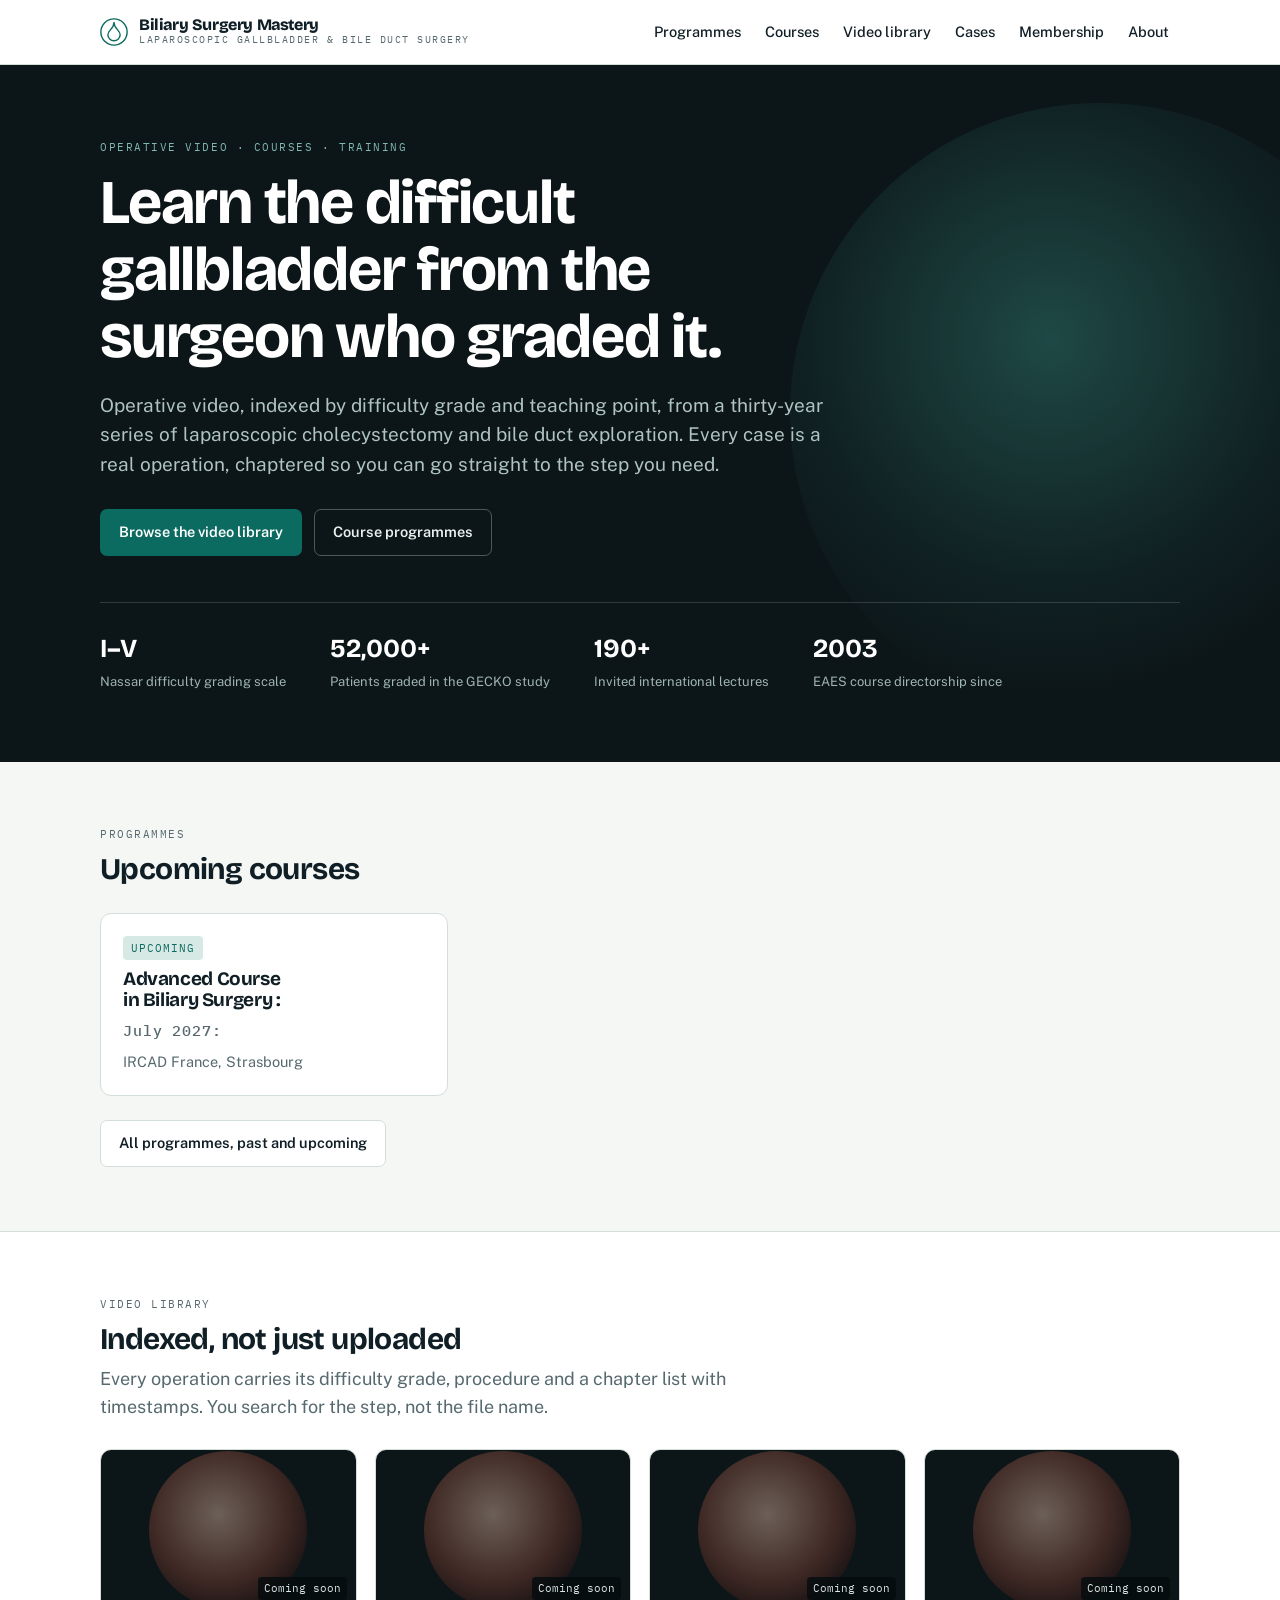
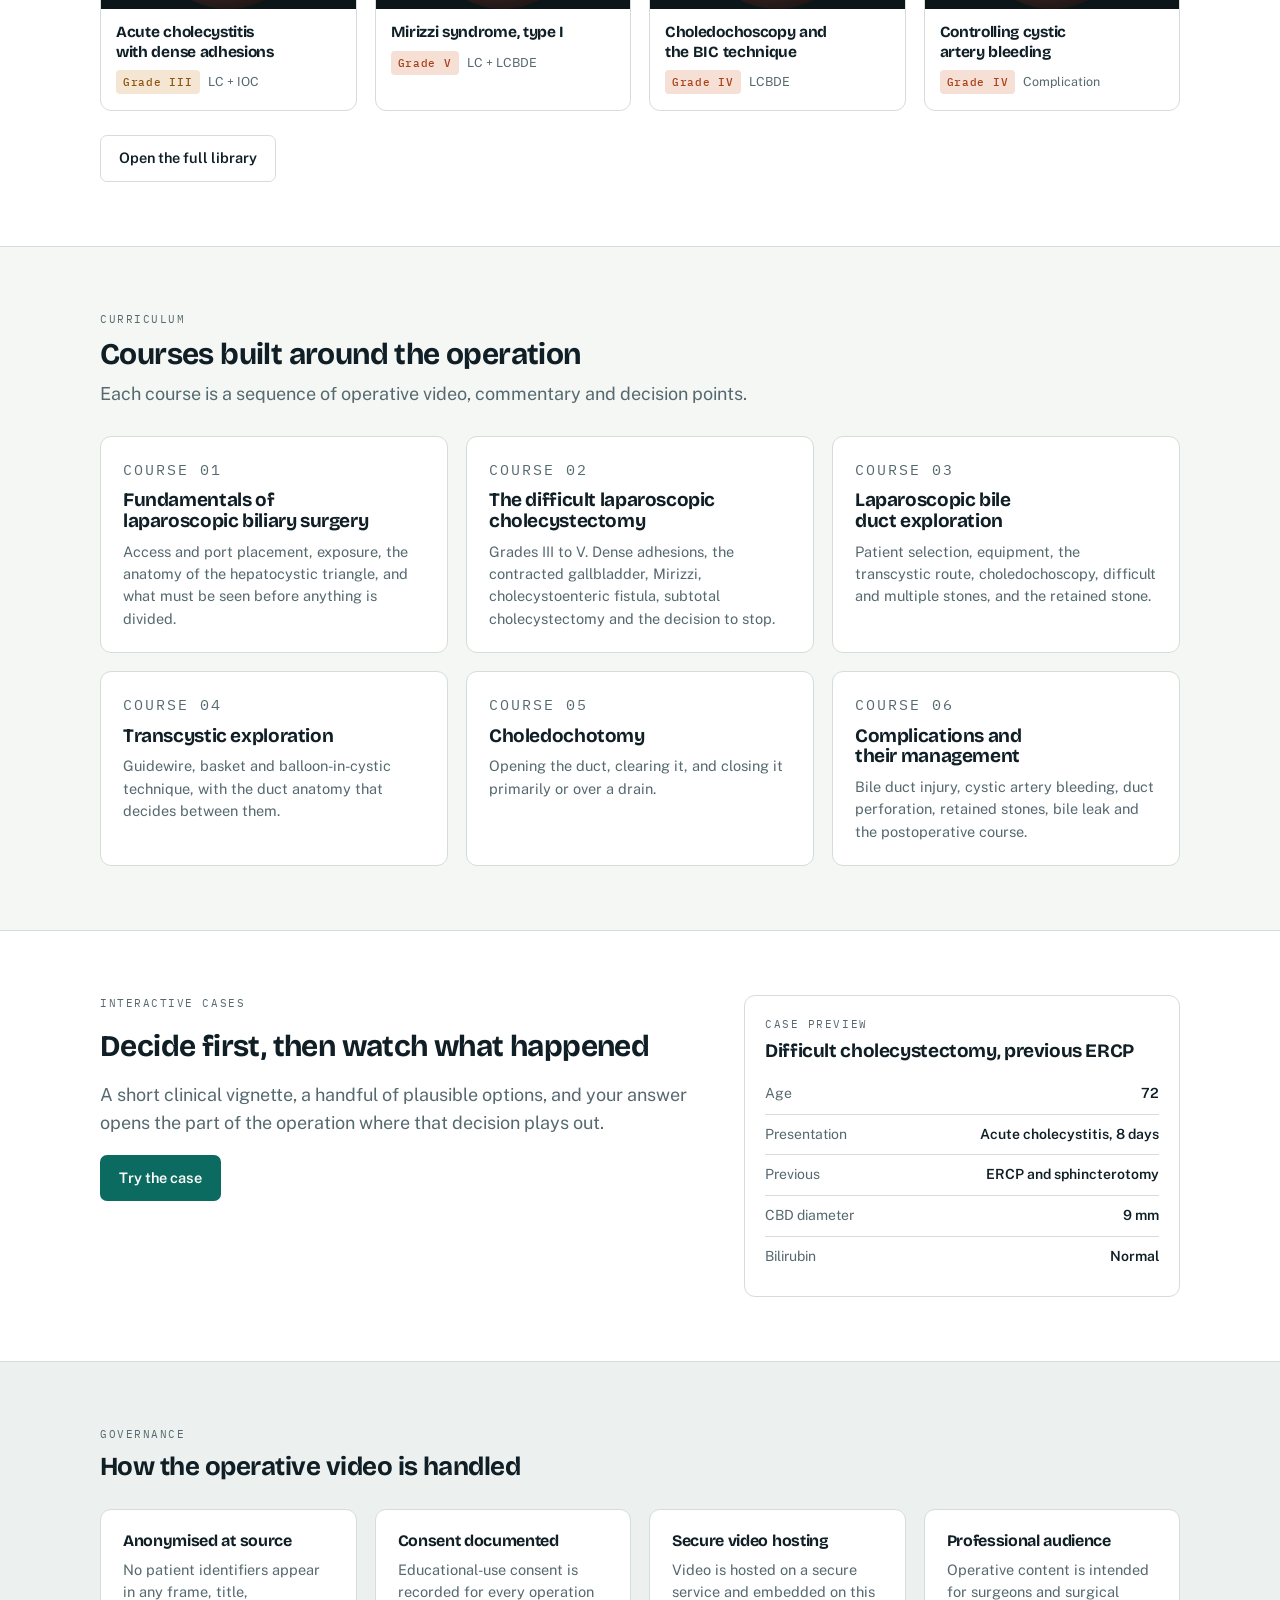
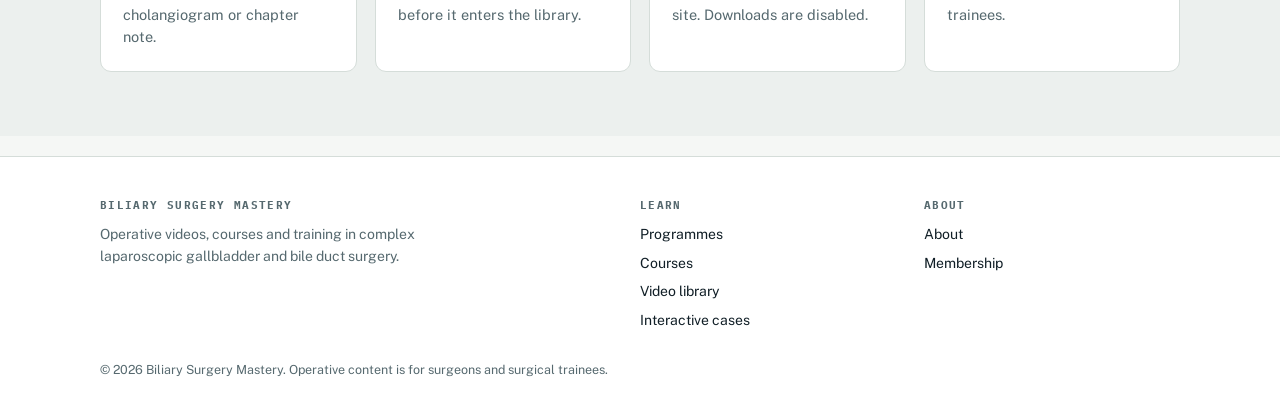
<file: index.html>
<!doctype html>
<html lang="en">
<head>
<meta charset="utf-8">
<meta name="viewport" content="width=device-width,initial-scale=1">
<title>Biliary Surgery Mastery — Laparoscopic gallbladder & bile duct surgery</title>
<meta name="description" content="Operative videos, courses and training in complex laparoscopic gallbladder and bile duct surgery.">
<meta property="og:title" content="Biliary Surgery Mastery — Laparoscopic gallbladder & bile duct surgery">
<meta property="og:description" content="Operative videos, courses and training in complex laparoscopic gallbladder and bile duct surgery.">
<link rel="icon" href="assets/favicon.svg" type="image/svg+xml">
<link rel="preconnect" href="https://fonts.googleapis.com">
<link rel="preconnect" href="https://fonts.gstatic.com" crossorigin>
<link rel="stylesheet" href="https://fonts.googleapis.com/css2?family=Bricolage+Grotesque:opsz,wght@12..96,500;12..96,700;12..96,800&family=Public+Sans:ital,wght@0,400;0,500;0,600;1,400&family=IBM+Plex+Mono:wght@400;500&display=swap">
<link rel="stylesheet" href="assets/style.css">
</head>
<body data-page="home">
<div id="site-header"></div>
<main>
  <section class="hero" id="hero"></section>

  <section class="sec wrap">
    <div class="sec-head">
      <p class="eyebrow">Programmes</p>
      <h2>Upcoming courses</h2>
    </div>
    <div class="grid g3" id="home-programmes"></div>
    <div style="margin-top:24px"><a class="btn btn-ghost" href="programmes.html">All programmes, past and upcoming</a></div>
  </section>

  <section class="sec" style="background:var(--surface);border-block:1px solid var(--line)">
    <div class="wrap">
      <div class="sec-head">
        <p class="eyebrow">Video library</p>
        <h2>Indexed, not just uploaded</h2>
        <p class="lede">Every operation carries its difficulty grade, procedure and a chapter list with timestamps. You search for the step, not the file name.</p>
      </div>
      <div class="grid g4" id="home-videos"></div>
      <div style="margin-top:24px"><a class="btn btn-ghost" href="library.html">Open the full library</a></div>
    </div>
  </section>

  <section class="sec wrap">
    <div class="sec-head">
      <p class="eyebrow">Curriculum</p>
      <h2>Courses built around the operation</h2>
      <p class="lede">Each course is a sequence of operative video, commentary and decision points.</p>
    </div>
    <div class="grid g3" id="home-courses"></div>
  </section>

  <section class="sec" id="home-case-sec" style="background:var(--surface);border-block:1px solid var(--line)">
    <div class="wrap">
      <div class="split split-c" style="gap:34px">
        <div class="stack">
          <p class="eyebrow">Interactive cases</p>
          <h2 style="font-size:30px">Decide first, then watch what happened</h2>
          <p class="lede">A short clinical vignette, a handful of plausible options, and your answer opens the part of the operation where that decision plays out.</p>
          <div><a class="btn btn-pri" href="cases.html">Try the case</a></div>
        </div>
        <div class="panel" id="home-case"></div>
      </div>
    </div>
  </section>

  <section class="sec" style="background:var(--surface-2)">
    <div class="wrap">
      <div class="sec-head"><p class="eyebrow">Governance</p><h2 style="font-size:26px">How the operative video is handled</h2></div>
      <div class="grid g4" id="home-gov"></div>
    </div>
  </section>
</main>
<div id="site-footer"></div>
<script src="assets/site.js"></script>
</body>
</html>
</file>
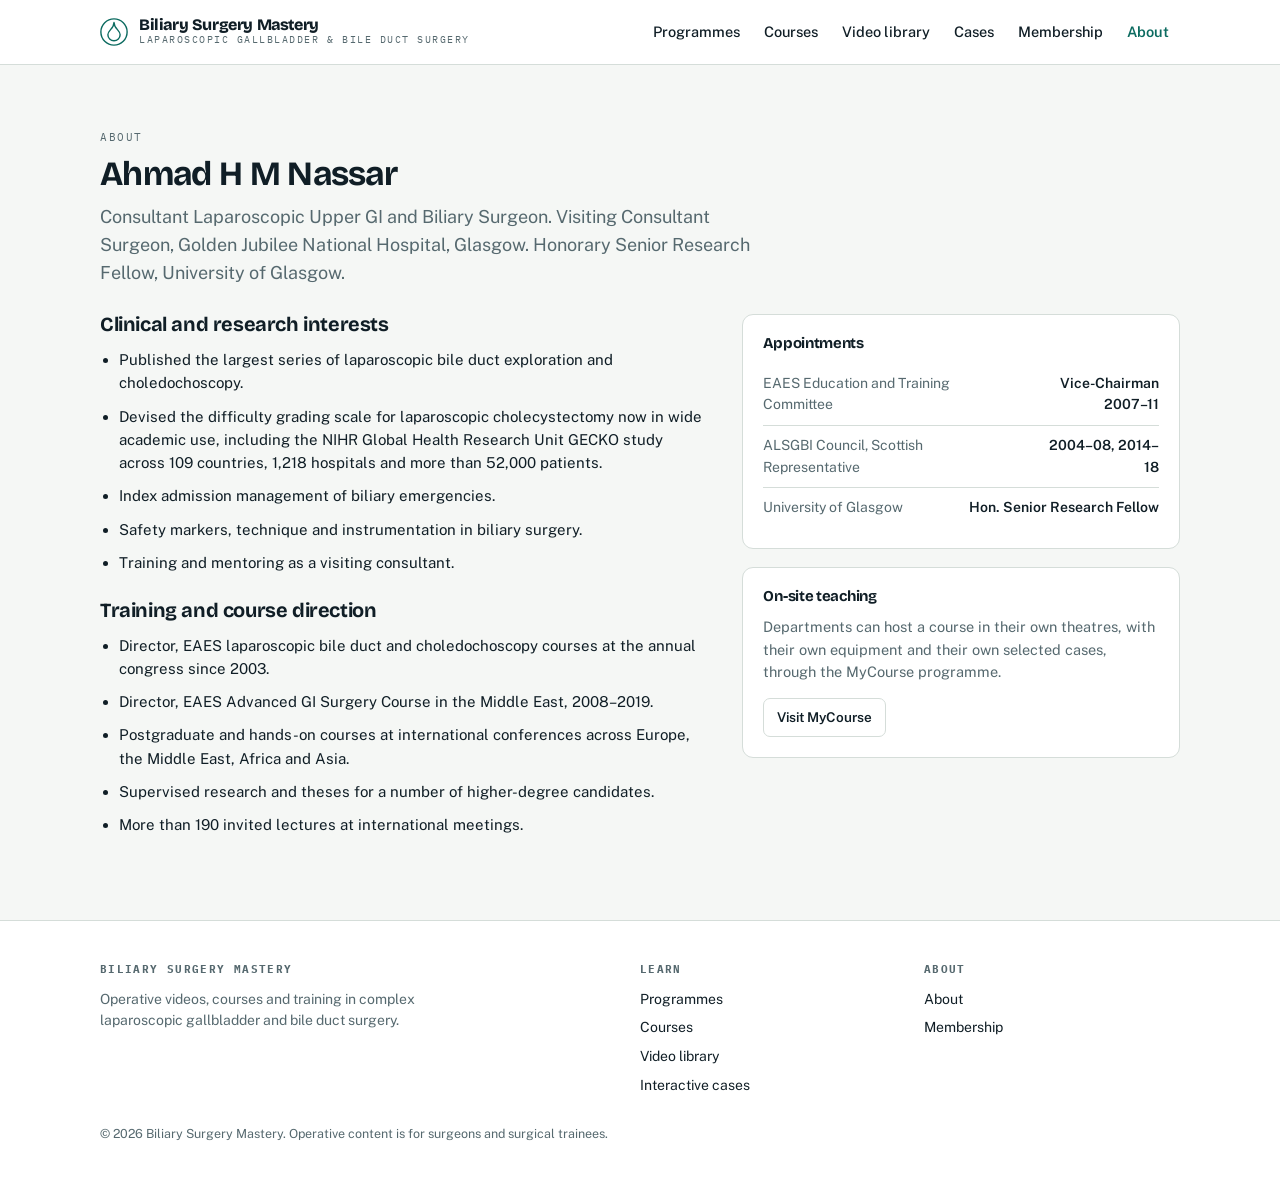
<file: about.html>
<!doctype html>
<html lang="en">
<head>
<meta charset="utf-8">
<meta name="viewport" content="width=device-width,initial-scale=1">
<title>About — Biliary Surgery Mastery</title>
<meta name="description" content="Operative videos, courses and training in complex laparoscopic gallbladder and bile duct surgery.">
<meta property="og:title" content="About — Biliary Surgery Mastery">
<meta property="og:description" content="Operative videos, courses and training in complex laparoscopic gallbladder and bile duct surgery.">
<link rel="icon" href="assets/favicon.svg" type="image/svg+xml">
<link rel="preconnect" href="https://fonts.googleapis.com">
<link rel="preconnect" href="https://fonts.gstatic.com" crossorigin>
<link rel="stylesheet" href="https://fonts.googleapis.com/css2?family=Bricolage+Grotesque:opsz,wght@12..96,500;12..96,700;12..96,800&family=Public+Sans:ital,wght@0,400;0,500;0,600;1,400&family=IBM+Plex+Mono:wght@400;500&display=swap">
<link rel="stylesheet" href="assets/style.css">
</head>
<body data-page="about">
<div id="site-header"></div>
<main class="sec wrap">
  <div class="sec-head"><p class="eyebrow">About</p><h1 class="page-title" id="a-name"></h1><p class="lede" id="a-role"></p></div>
  <div class="split split-c" style="gap:30px">
    <div class="stack" style="gap:26px">
      <div><h2 style="font-size:20px;margin-bottom:12px">Clinical and research interests</h2><ul class="bullets" id="a-int"></ul></div>
      <div><h2 style="font-size:20px;margin-bottom:12px">Training and course direction</h2><ul class="bullets" id="a-tr"></ul></div>
    </div>
    <div class="stack">
      <div id="a-photo" hidden></div>
      <div class="panel" id="a-app"></div>
      <div class="panel" id="a-mc-panel"><h3>On-site teaching</h3><p style="font-size:14.5px;color:var(--muted)">Departments can host a course in their own theatres, with their own equipment and their own selected cases, through the MyCourse programme.</p><a class="btn btn-ghost btn-sm" style="margin-top:14px" id="a-mc" href="#" target="_blank" rel="noopener">Visit MyCourse</a></div>
    </div>
  </div>
</main>
<div id="site-footer"></div>
<script src="assets/site.js"></script>
</body>
</html>
</file>
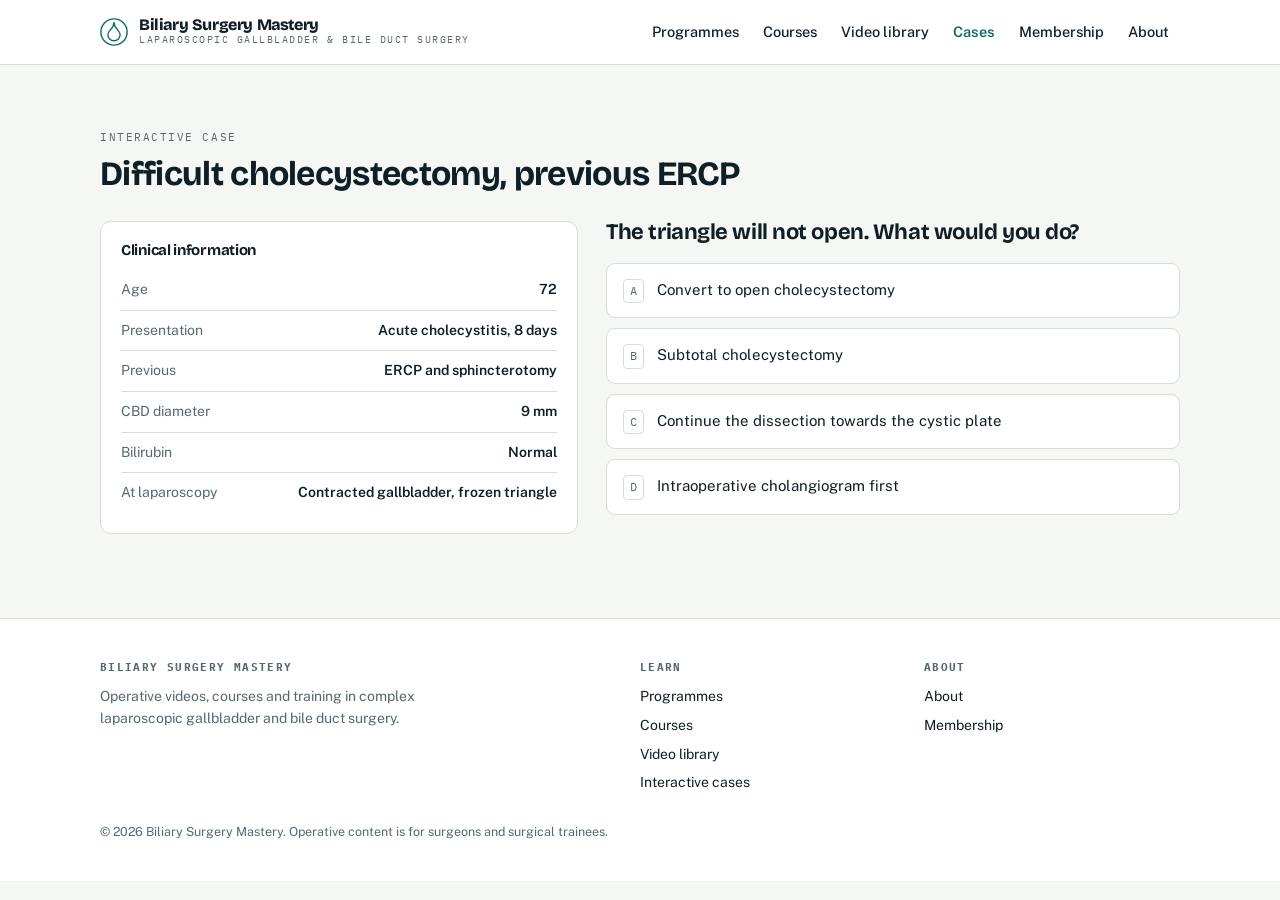
<file: cases.html>
<!doctype html>
<html lang="en">
<head>
<meta charset="utf-8">
<meta name="viewport" content="width=device-width,initial-scale=1">
<title>Interactive cases — Biliary Surgery Mastery</title>
<meta name="description" content="Operative videos, courses and training in complex laparoscopic gallbladder and bile duct surgery.">
<meta property="og:title" content="Interactive cases — Biliary Surgery Mastery">
<meta property="og:description" content="Operative videos, courses and training in complex laparoscopic gallbladder and bile duct surgery.">
<link rel="icon" href="assets/favicon.svg" type="image/svg+xml">
<link rel="preconnect" href="https://fonts.googleapis.com">
<link rel="preconnect" href="https://fonts.gstatic.com" crossorigin>
<link rel="stylesheet" href="https://fonts.googleapis.com/css2?family=Bricolage+Grotesque:opsz,wght@12..96,500;12..96,700;12..96,800&family=Public+Sans:ital,wght@0,400;0,500;0,600;1,400&family=IBM+Plex+Mono:wght@400;500&display=swap">
<link rel="stylesheet" href="assets/style.css">
</head>
<body data-page="cases">
<div id="site-header"></div>
<main class="sec wrap" id="case-main">
  <div class="sec-head"><p class="eyebrow">Interactive case</p><h1 class="page-title" id="c-title"></h1></div>
  <div class="split split-b">
    <div class="panel" id="c-details"></div>
    <div class="stack">
      <h2 style="font-size:22px" id="c-q"></h2>
      <div class="optlist" id="c-opts"></div>
      <div id="c-verdict" hidden></div>
    </div>
  </div>
</main>
<div id="site-footer"></div>
<script src="assets/site.js"></script>
</body>
</html>
</file>
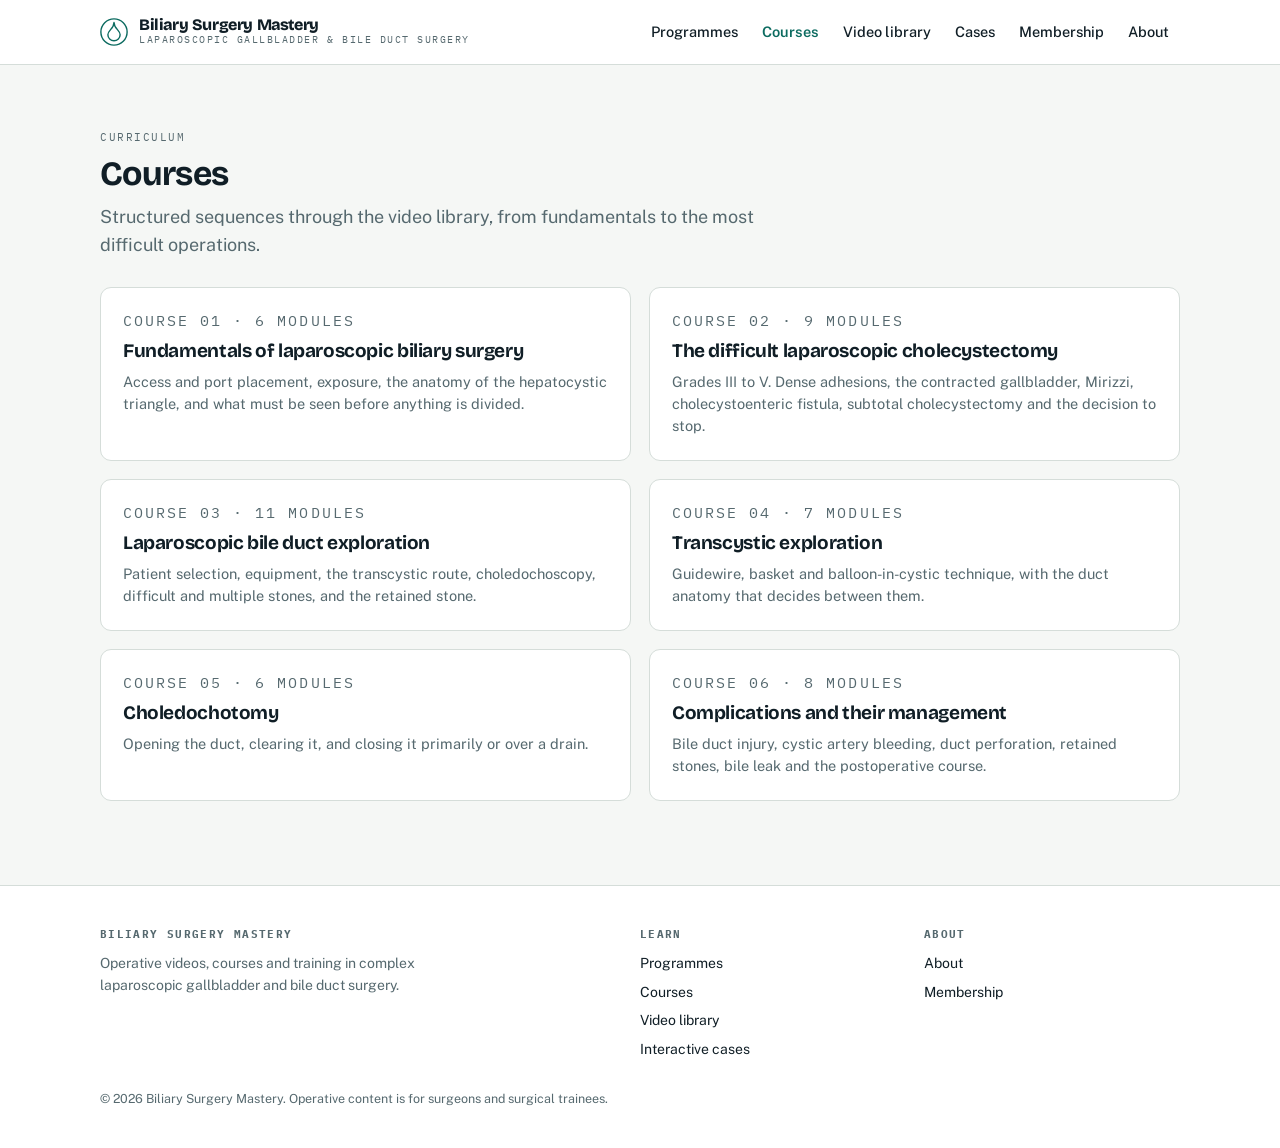
<file: courses.html>
<!doctype html>
<html lang="en">
<head>
<meta charset="utf-8">
<meta name="viewport" content="width=device-width,initial-scale=1">
<title>Courses — Biliary Surgery Mastery</title>
<meta name="description" content="Operative videos, courses and training in complex laparoscopic gallbladder and bile duct surgery.">
<meta property="og:title" content="Courses — Biliary Surgery Mastery">
<meta property="og:description" content="Operative videos, courses and training in complex laparoscopic gallbladder and bile duct surgery.">
<link rel="icon" href="assets/favicon.svg" type="image/svg+xml">
<link rel="preconnect" href="https://fonts.googleapis.com">
<link rel="preconnect" href="https://fonts.gstatic.com" crossorigin>
<link rel="stylesheet" href="https://fonts.googleapis.com/css2?family=Bricolage+Grotesque:opsz,wght@12..96,500;12..96,700;12..96,800&family=Public+Sans:ital,wght@0,400;0,500;0,600;1,400&family=IBM+Plex+Mono:wght@400;500&display=swap">
<link rel="stylesheet" href="assets/style.css">
</head>
<body data-page="courses">
<div id="site-header"></div>
<main class="sec wrap">
  <div class="sec-head"><p class="eyebrow">Curriculum</p><h1 class="page-title">Courses</h1>
  <p class="lede">Structured sequences through the video library, from fundamentals to the most difficult operations.</p></div>
  <div class="grid g2" id="course-list"></div>
</main>
<div id="site-footer"></div>
<script src="assets/site.js"></script>
</body>
</html>
</file>
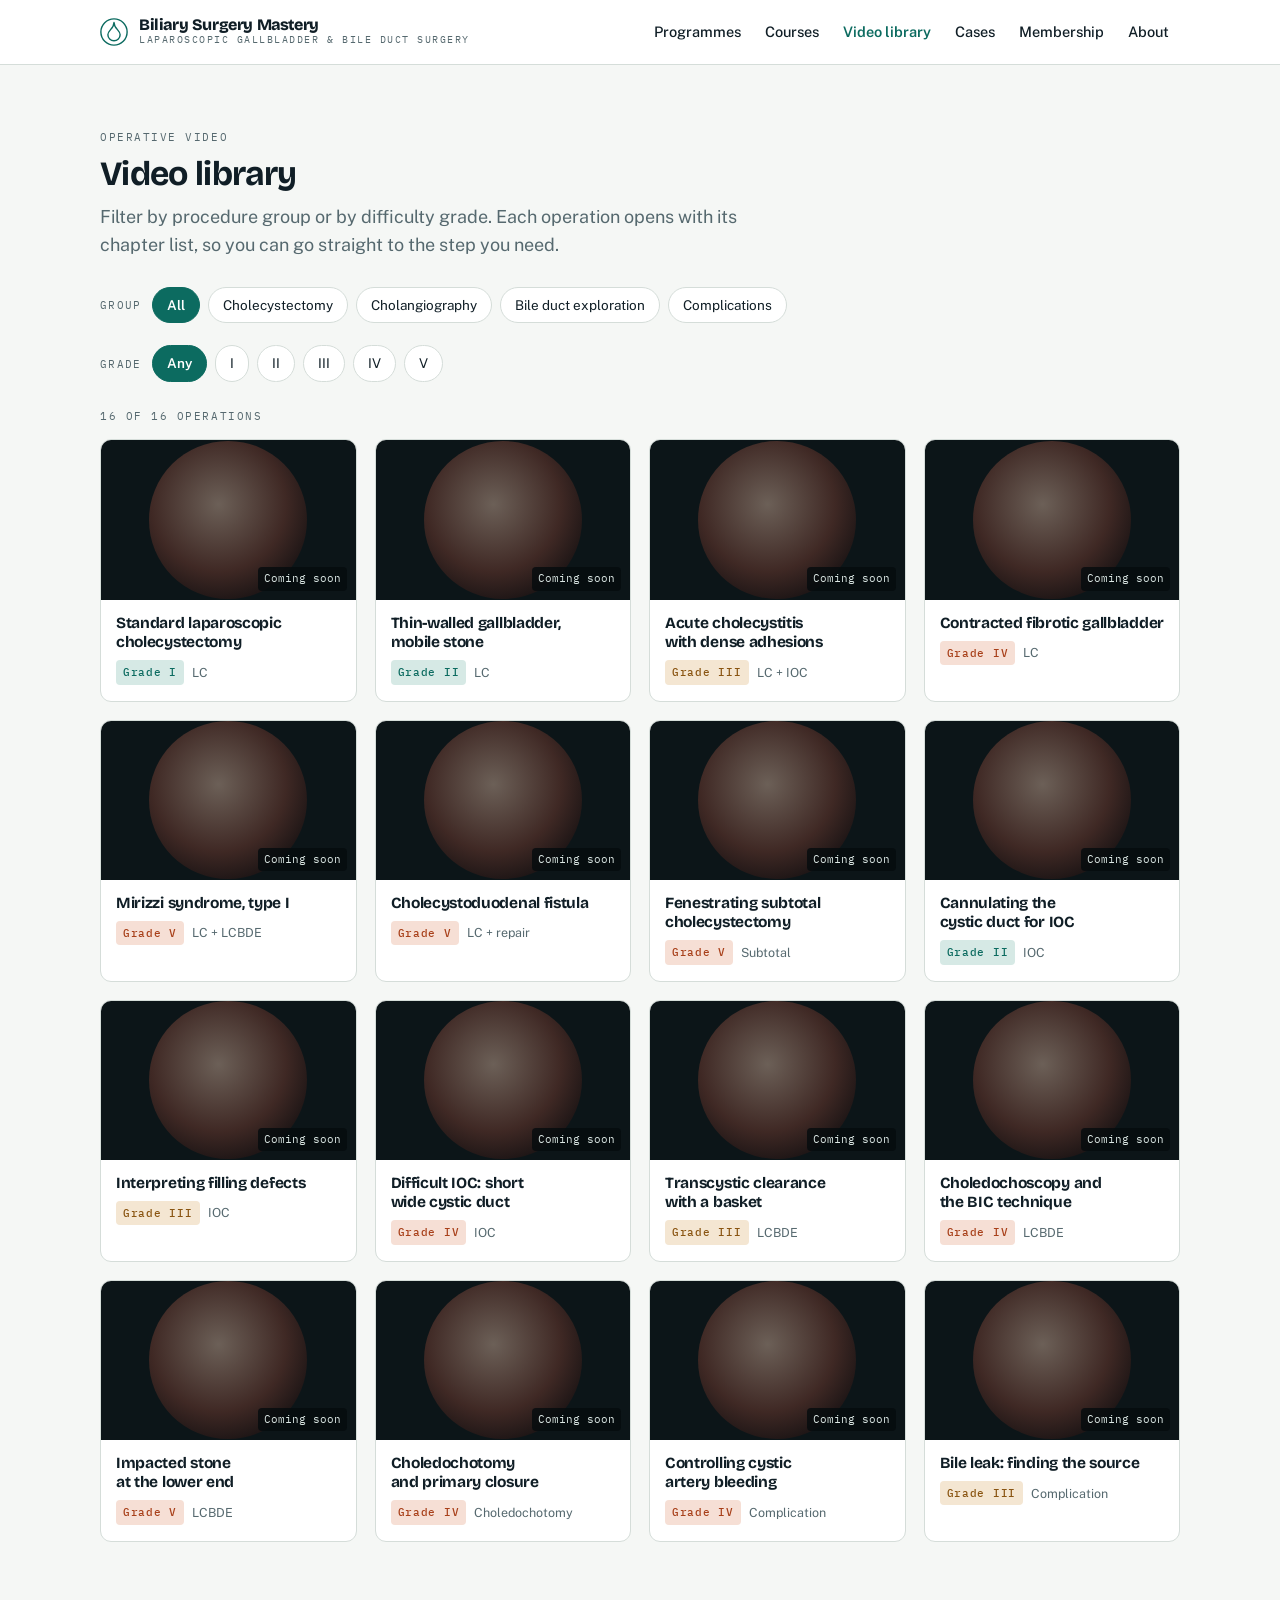
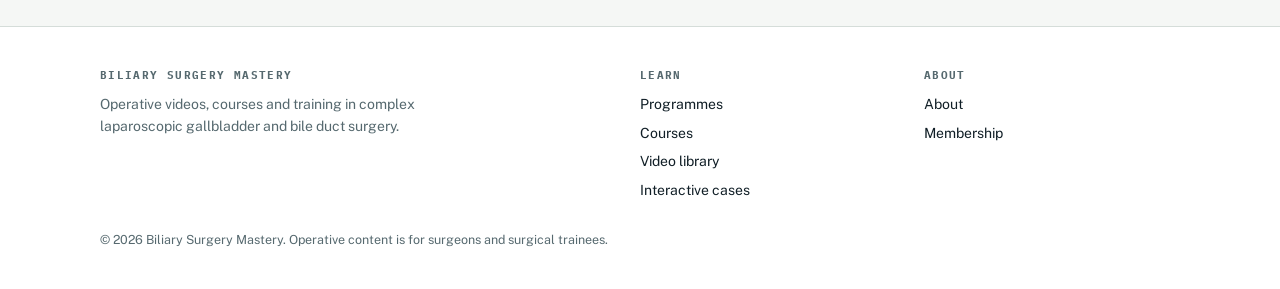
<file: library.html>
<!doctype html>
<html lang="en">
<head>
<meta charset="utf-8">
<meta name="viewport" content="width=device-width,initial-scale=1">
<title>Video library — Biliary Surgery Mastery</title>
<meta name="description" content="Operative videos, courses and training in complex laparoscopic gallbladder and bile duct surgery.">
<meta property="og:title" content="Video library — Biliary Surgery Mastery">
<meta property="og:description" content="Operative videos, courses and training in complex laparoscopic gallbladder and bile duct surgery.">
<link rel="icon" href="assets/favicon.svg" type="image/svg+xml">
<link rel="preconnect" href="https://fonts.googleapis.com">
<link rel="preconnect" href="https://fonts.gstatic.com" crossorigin>
<link rel="stylesheet" href="https://fonts.googleapis.com/css2?family=Bricolage+Grotesque:opsz,wght@12..96,500;12..96,700;12..96,800&family=Public+Sans:ital,wght@0,400;0,500;0,600;1,400&family=IBM+Plex+Mono:wght@400;500&display=swap">
<link rel="stylesheet" href="assets/style.css">
</head>
<body data-page="library">
<div id="site-header"></div>
<main class="sec wrap">
  <div class="sec-head"><p class="eyebrow">Operative video</p><h1 class="page-title">Video library</h1><p class="lede" id="lib-intro"></p></div>
  <div class="filters" id="f-cat"></div>
  <div class="filters" id="f-gr" style="margin-bottom:26px"></div>
  <p id="lib-count" class="eyebrow" style="margin-bottom:14px"></p>
  <div class="grid g4" id="lib-grid"></div>
</main>
<div id="site-footer"></div>
<script src="assets/site.js"></script>
</body>
</html>
</file>
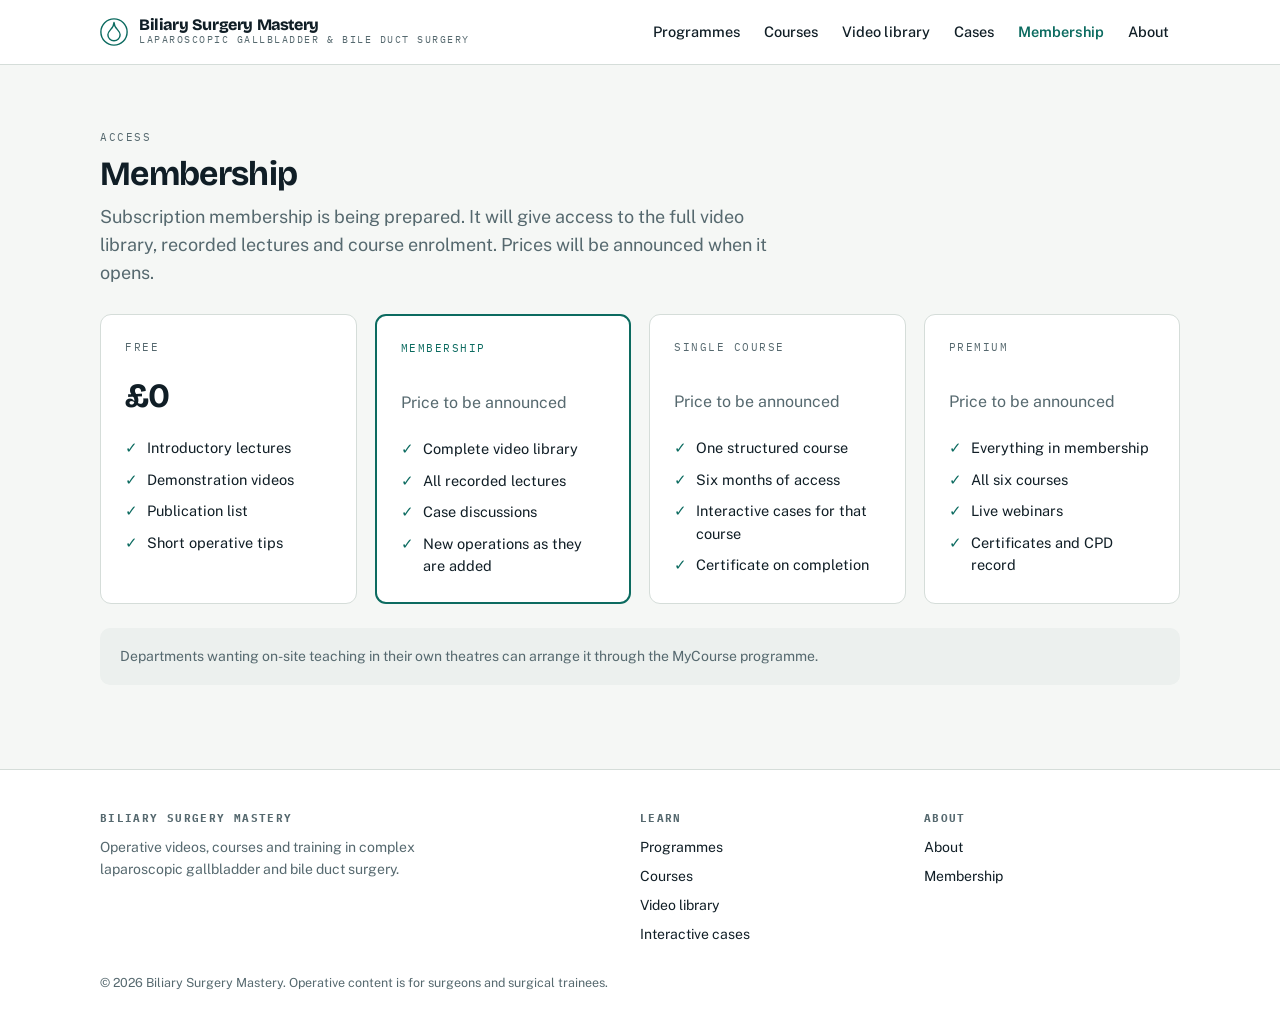
<file: membership.html>
<!doctype html>
<html lang="en">
<head>
<meta charset="utf-8">
<meta name="viewport" content="width=device-width,initial-scale=1">
<title>Membership — Biliary Surgery Mastery</title>
<meta name="description" content="Operative videos, courses and training in complex laparoscopic gallbladder and bile duct surgery.">
<meta property="og:title" content="Membership — Biliary Surgery Mastery">
<meta property="og:description" content="Operative videos, courses and training in complex laparoscopic gallbladder and bile duct surgery.">
<link rel="icon" href="assets/favicon.svg" type="image/svg+xml">
<link rel="preconnect" href="https://fonts.googleapis.com">
<link rel="preconnect" href="https://fonts.gstatic.com" crossorigin>
<link rel="stylesheet" href="https://fonts.googleapis.com/css2?family=Bricolage+Grotesque:opsz,wght@12..96,500;12..96,700;12..96,800&family=Public+Sans:ital,wght@0,400;0,500;0,600;1,400&family=IBM+Plex+Mono:wght@400;500&display=swap">
<link rel="stylesheet" href="assets/style.css">
</head>
<body data-page="membership">
<div id="site-header"></div>
<main class="sec wrap">
  <div class="sec-head"><p class="eyebrow">Access</p><h1 class="page-title">Membership</h1><p class="lede" id="m-intro"></p></div>
  <div class="grid g4" id="m-tiers" style="align-items:stretch"></div>
  <div class="note" id="m-note" style="margin-top:24px"></div>
</main>
<div id="site-footer"></div>
<script src="assets/site.js"></script>
</body>
</html>
</file>
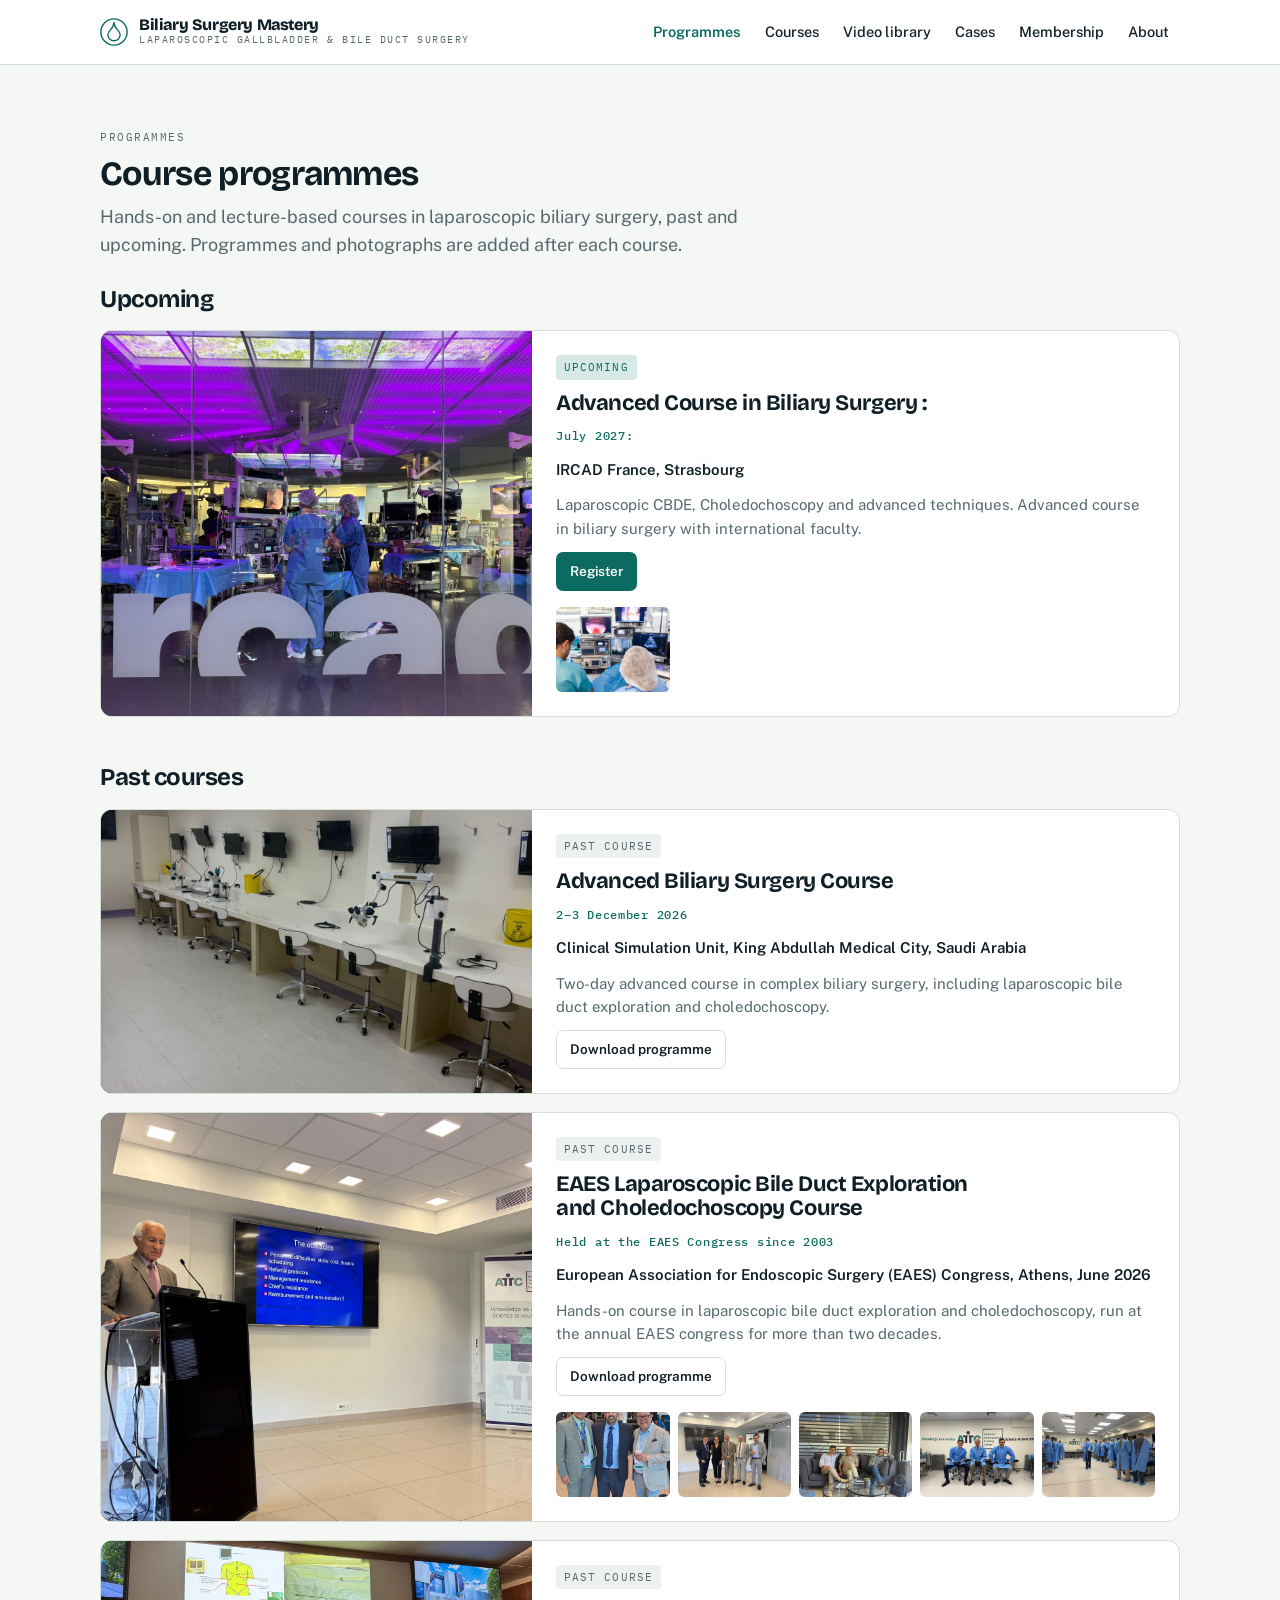
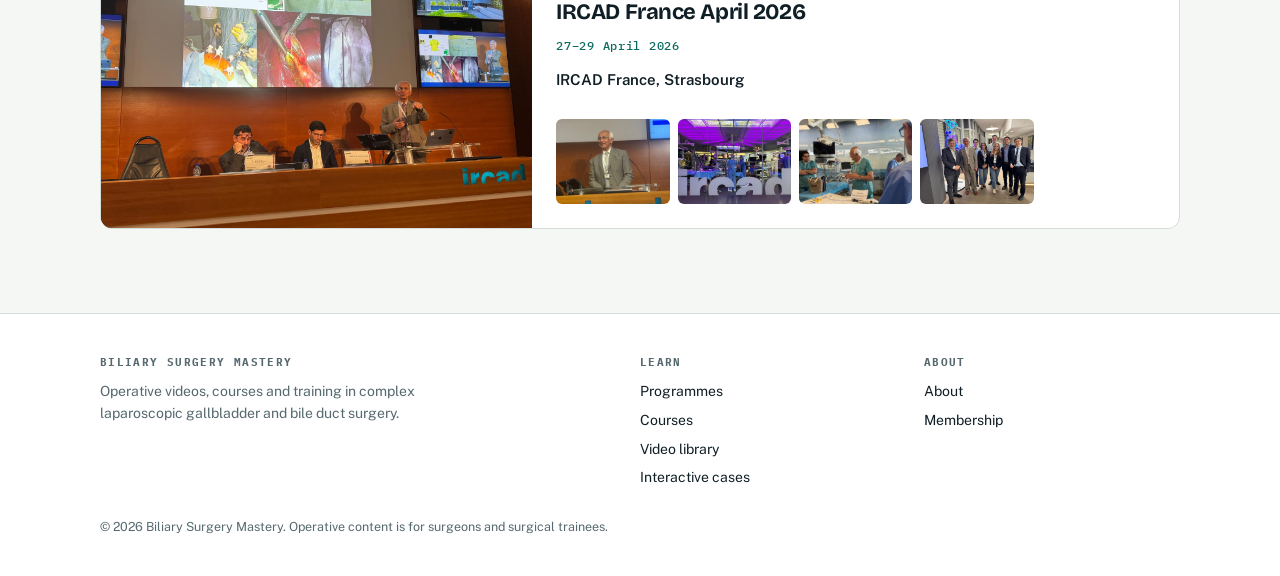
<file: programmes.html>
<!doctype html>
<html lang="en">
<head>
<meta charset="utf-8">
<meta name="viewport" content="width=device-width,initial-scale=1">
<title>Programmes — Biliary Surgery Mastery</title>
<meta name="description" content="Operative videos, courses and training in complex laparoscopic gallbladder and bile duct surgery.">
<meta property="og:title" content="Programmes — Biliary Surgery Mastery">
<meta property="og:description" content="Operative videos, courses and training in complex laparoscopic gallbladder and bile duct surgery.">
<link rel="icon" href="assets/favicon.svg" type="image/svg+xml">
<link rel="preconnect" href="https://fonts.googleapis.com">
<link rel="preconnect" href="https://fonts.gstatic.com" crossorigin>
<link rel="stylesheet" href="https://fonts.googleapis.com/css2?family=Bricolage+Grotesque:opsz,wght@12..96,500;12..96,700;12..96,800&family=Public+Sans:ital,wght@0,400;0,500;0,600;1,400&family=IBM+Plex+Mono:wght@400;500&display=swap">
<link rel="stylesheet" href="assets/style.css">
</head>
<body data-page="programmes">
<div id="site-header"></div>
<main class="sec wrap">
  <div class="sec-head"><p class="eyebrow">Programmes</p><h1 class="page-title">Course programmes</h1><p class="lede" id="prog-intro"></p></div>
  <h2 style="font-size:24px;margin:8px 0 18px">Upcoming</h2>
  <div id="prog-up"></div>
  <h2 style="font-size:24px;margin:48px 0 18px">Past courses</h2>
  <div id="prog-past"></div>
</main>
<div id="site-footer"></div>
<script src="assets/site.js"></script>
</body>
</html>
</file>
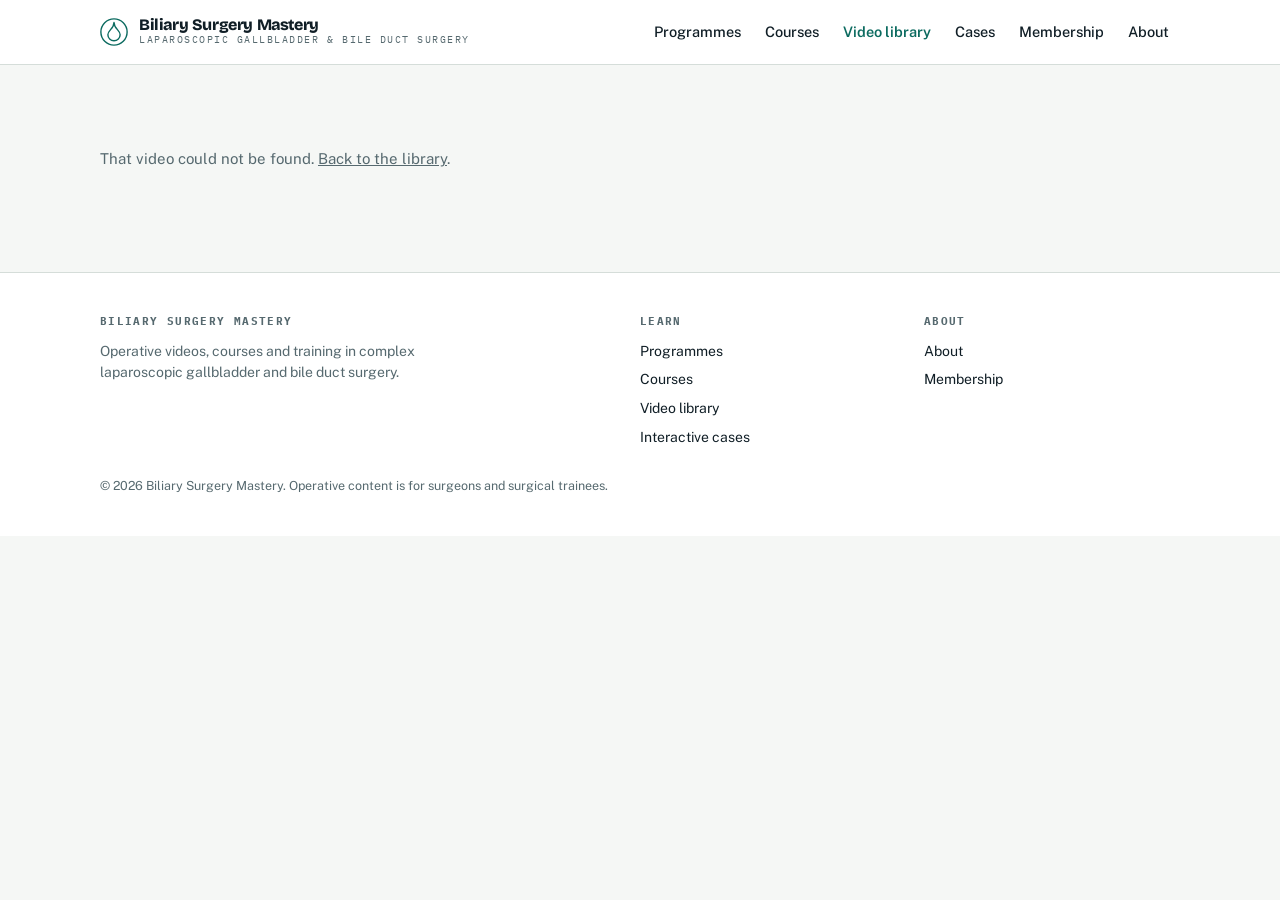
<file: video.html>
<!doctype html>
<html lang="en">
<head>
<meta charset="utf-8">
<meta name="viewport" content="width=device-width,initial-scale=1">
<title>Operative video — Biliary Surgery Mastery</title>
<meta name="description" content="Operative videos, courses and training in complex laparoscopic gallbladder and bile duct surgery.">
<meta property="og:title" content="Operative video — Biliary Surgery Mastery">
<meta property="og:description" content="Operative videos, courses and training in complex laparoscopic gallbladder and bile duct surgery.">
<link rel="icon" href="assets/favicon.svg" type="image/svg+xml">
<link rel="preconnect" href="https://fonts.googleapis.com">
<link rel="preconnect" href="https://fonts.gstatic.com" crossorigin>
<link rel="stylesheet" href="https://fonts.googleapis.com/css2?family=Bricolage+Grotesque:opsz,wght@12..96,500;12..96,700;12..96,800&family=Public+Sans:ital,wght@0,400;0,500;0,600;1,400&family=IBM+Plex+Mono:wght@400;500&display=swap">
<link rel="stylesheet" href="assets/style.css">
</head>
<body data-page="video">
<div id="site-header"></div>
<main class="sec wrap" id="video-main">
  <a class="btn btn-ghost btn-sm" style="margin-bottom:20px" href="library.html">← Back to library</a>
  <div class="split split-a">
    <div class="stack" style="gap:20px">
      <div class="player" id="player"></div>
      <div>
        <div style="display:flex;gap:9px;align-items:center;flex-wrap:wrap;margin-bottom:10px"><span id="v-grade"></span><span class="eyebrow" id="v-proc"></span></div>
        <h1 style="font-size:28px" id="v-title"></h1>
        <div class="lede prose" style="margin-top:12px" id="v-desc"></div>
      </div>
      <div class="panel" id="v-chapters-panel"><h3>Chapters</h3><div class="chapters" id="v-chapters"></div></div>
    </div>
    <div class="stack">
      <div class="panel" id="v-detail"></div>
      <div class="panel" id="v-tp-panel"><h3>Teaching points</h3><ul class="bullets" style="font-size:14.5px;gap:8px" id="v-tp"></ul></div>
      <div class="panel"><h3>More in this group</h3><div id="v-more"></div></div>
    </div>
  </div>
</main>
<div id="site-footer"></div>
<script src="assets/site.js"></script>
</body>
</html>
</file>
<file: assets/style.css>
/* Biliary Surgery Mastery — site styles.
   Layout: sticky masthead over a single-column page; content in a 1120px measure;
   the operative field (a lit circle on black) is the recurring visual motif. */
:root{
  --bg:#F5F7F5; --surface:#FFFFFF; --surface-2:#ECF0EE;
  --fg:#101E26; --muted:#56696F; --line:#D5DDD9;
  --accent:#0C6B60; --accent-soft:#D6E9E5; --on-accent:#FFFFFF;
  --mid:#8A5512; --mid-soft:#F4E6D2;
  --high:#A8401A; --high-soft:#F6DFD5;
  --field:#0C1518;
  --display:'Bricolage Grotesque','Helvetica Neue',sans-serif;
  --body:'Public Sans','Helvetica Neue',Arial,sans-serif;
  --mono:'IBM Plex Mono',ui-monospace,monospace;
  color-scheme:light;
}
@media (prefers-color-scheme: dark){
  :root{
    --bg:#0B1417; --surface:#131F23; --surface-2:#1A282D;
    --fg:#E6EDEA; --muted:#95A8AE; --line:#263539;
    --accent:#48C0AE; --accent-soft:#113531; --on-accent:#06201C;
    --mid:#E0A868; --mid-soft:#332615;
    --high:#E8906A; --high-soft:#3A2018;
    --field:#050C0E;
    color-scheme:dark;
  }
}

*{box-sizing:border-box}
html{scroll-padding-top:72px}
body{background:var(--bg);color:var(--fg);font-family:var(--body);font-size:16px;line-height:1.55;margin:0}
img{max-width:100%;display:block}
[hidden]{display:none!important}
h1,h2,h3,h4{font-family:var(--display);font-weight:700;letter-spacing:-0.02em;line-height:1.08;margin:0;text-wrap:balance}
p{margin:0}
a{color:inherit}
button{font:inherit;color:inherit}
:focus-visible{outline:2px solid var(--accent);outline-offset:2px}
.wrap{max-width:1120px;margin:0 auto;padding-inline:20px}
.eyebrow{font-family:var(--mono);font-size:11px;letter-spacing:.14em;text-transform:uppercase;color:var(--muted)}
.lede{font-size:18px;color:var(--muted);max-width:62ch}
.prose p + p{margin-top:12px}
.sec{padding-block:64px}
.sec-head{display:flex;flex-direction:column;gap:10px;margin-bottom:28px}
.sec-head h2{font-size:30px}
.page-title{font-size:34px}

/* ---------- masthead ---------- */
header.mast{position:sticky;top:0;z-index:60;background:var(--surface);border-bottom:1px solid var(--line)}
.mast-in{max-width:1120px;margin:0 auto;padding:0 20px;display:flex;align-items:center;gap:18px;min-height:64px;position:relative}
.brand{display:flex;align-items:center;gap:11px;padding:6px 0;text-decoration:none}
.mark{width:28px;height:28px;flex:none}
.brand b{font-family:var(--display);font-size:16px;font-weight:800;letter-spacing:-0.025em;display:block;line-height:1.1}
.brand small{font-family:var(--mono);font-size:9.5px;letter-spacing:.16em;text-transform:uppercase;color:var(--muted);display:block}
nav.main{display:flex;align-items:center;gap:2px;margin-left:auto}
.navlink{padding:9px 11px;border-radius:6px;font-size:14.5px;font-weight:500;text-decoration:none}
.navlink:hover{background:var(--surface-2)}
.navlink[aria-current="page"]{color:var(--accent);font-weight:600}
.btn{display:inline-flex;align-items:center;justify-content:center;gap:8px;padding:11px 18px;border-radius:7px;border:1px solid transparent;font-size:14.5px;font-weight:600;cursor:pointer;text-decoration:none}
.btn-pri{background:var(--accent);color:var(--on-accent)}
.btn-ghost{border-color:var(--line);background:var(--surface)}
.btn-sm{padding:8px 13px;font-size:13.5px}
.burger{display:none;background:none;border:1px solid var(--line);border-radius:7px;padding:8px 10px;cursor:pointer;margin-left:auto}

/* ---------- hero ---------- */
.hero{background:var(--field);color:#E9F1EE;padding-block:74px 68px;position:relative;overflow:hidden}
.hero .wrap{position:relative;z-index:2}
.hero-img{position:absolute;inset:0;width:100%;height:100%;object-fit:cover;opacity:.28}
.scope{position:absolute;right:-130px;top:50%;transform:translateY(-50%);width:620px;height:620px;border-radius:50%;background:radial-gradient(circle at 42% 38%,rgba(72,192,174,.30),rgba(72,192,174,.07) 46%,transparent 70%);pointer-events:none}
.hero h1{font-size:clamp(34px,5.4vw,62px);max-width:17ch;color:#FFF;margin-top:14px}
.hero .eyebrow{color:#7FB8AE}
.hero .lede{color:#AFC4C0;margin-top:20px;font-size:19px}
.hero-cta{display:flex;flex-wrap:wrap;gap:12px;margin-top:30px}
.hero .btn-ghost{background:transparent;border-color:rgba(233,241,238,.3);color:#E9F1EE}
.creds{display:flex;flex-wrap:wrap;gap:26px 44px;margin-top:46px;padding-top:26px;border-top:1px solid rgba(233,241,238,.16)}
.cred b{display:block;font-family:var(--display);font-size:26px;font-weight:700;color:#FFF}
.cred span{font-size:13px;color:#9FB5B1}

/* ---------- cards ---------- */
.grid{display:grid;gap:18px}
.g3{grid-template-columns:repeat(3,minmax(0,1fr))}
.g2{grid-template-columns:repeat(2,minmax(0,1fr))}
.g4{grid-template-columns:repeat(4,minmax(0,1fr))}
.card{background:var(--surface);border:1px solid var(--line);border-radius:11px;padding:22px;display:flex;flex-direction:column;gap:9px;min-width:0;text-decoration:none}
.card h3{font-size:19px}
.card p{font-size:14.5px;color:var(--muted)}
a.card:hover{border-color:var(--accent)}

/* ---------- video cards ---------- */
.vcard{background:var(--surface);border:1px solid var(--line);border-radius:11px;overflow:hidden;display:flex;flex-direction:column;text-decoration:none;min-width:0}
.vcard:hover{border-color:var(--accent)}
.thumb{aspect-ratio:16/10;background:var(--field);position:relative;display:grid;place-items:center;overflow:hidden}
.thumb img{position:absolute;inset:0;width:100%;height:100%;object-fit:cover}
.disc{width:62%;aspect-ratio:1;border-radius:50%;background:radial-gradient(circle at 44% 40%,rgba(203,170,150,.5),rgba(140,70,55,.4) 52%,rgba(40,18,16,.5) 78%)}
.thumb .dur,.thumb .soon{position:absolute;right:9px;bottom:9px;background:rgba(5,12,14,.82);color:#DCE8E5;font-family:var(--mono);font-size:11px;padding:3px 6px;border-radius:4px}
.thumb .play{position:absolute;width:44px;height:44px;border-radius:50%;background:rgba(245,247,245,.92);display:grid;place-items:center}
.vbody{padding:14px 15px 16px;display:flex;flex-direction:column;gap:8px}
.vbody h4{font-size:15.5px;line-height:1.25}
.vmeta{font-size:12.5px;color:var(--muted);display:flex;gap:8px;flex-wrap:wrap;align-items:center}
.grade{font-family:var(--mono);font-size:10.5px;font-weight:500;letter-spacing:.07em;padding:4px 7px;border-radius:4px;white-space:nowrap}
.gA{background:var(--accent-soft);color:var(--accent)}
.gB{background:var(--mid-soft);color:var(--mid)}
.gC{background:var(--high-soft);color:var(--high)}

/* ---------- filters ---------- */
.filters{display:flex;flex-wrap:wrap;gap:8px;margin-bottom:22px;align-items:center}
.chip{background:var(--surface);border:1px solid var(--line);border-radius:999px;padding:7px 14px;font-size:13.5px;cursor:pointer}
.chip[aria-pressed="true"]{background:var(--accent);border-color:var(--accent);color:var(--on-accent);font-weight:600}
.flabel{font-family:var(--mono);font-size:10.5px;letter-spacing:.12em;text-transform:uppercase;color:var(--muted);margin-right:3px}

/* ---------- player ---------- */
.player{background:var(--field);border-radius:12px;aspect-ratio:16/9;display:grid;place-items:center;position:relative;overflow:hidden}
.player iframe{position:absolute;inset:0;width:100%;height:100%;border:0}
.player .disc{width:54%}
.player .msg{position:absolute;bottom:14px;left:14px;font-family:var(--mono);font-size:12px;color:#9FB5B1}
.chapters{display:flex;flex-direction:column;gap:2px}
.chap{display:flex;gap:14px;align-items:baseline;background:none;border:0;border-radius:7px;padding:10px 12px;text-align:left;cursor:pointer;width:100%}
.chap:hover{background:var(--surface-2)}
.chap time{font-family:var(--mono);font-size:13px;color:var(--accent);font-variant-numeric:tabular-nums;flex:none}
.chap span{font-size:14.5px}
.panel{background:var(--surface);border:1px solid var(--line);border-radius:11px;padding:20px;min-width:0}
.panel h3{font-size:15px;margin-bottom:12px}
.kv{display:flex;justify-content:space-between;gap:16px;padding:9px 0;border-bottom:1px solid var(--line);font-size:14px}
.kv:last-child{border-bottom:0}
.kv b{font-weight:600;text-align:right}
.kv span{color:var(--muted)}
.split{display:grid;gap:28px;align-items:start}
.split-a{grid-template-columns:1.9fr 1fr}
.split-b{grid-template-columns:1fr 1.2fr}
.split-c{grid-template-columns:1.4fr 1fr}
.stack{display:flex;flex-direction:column;gap:18px;min-width:0}

/* ---------- programmes ---------- */
.prog{background:var(--surface);border:1px solid var(--line);border-radius:12px;overflow:hidden;display:grid;grid-template-columns:minmax(0,1fr) minmax(0,1.5fr)}
.prog + .prog{margin-top:18px}
.prog-cover{background:var(--field);min-height:220px;position:relative;display:grid;place-items:center}
.prog-cover img{position:absolute;inset:0;width:100%;height:100%;object-fit:cover}
.prog-cover .disc{width:46%}
.prog-body{padding:24px;display:flex;flex-direction:column;gap:12px;min-width:0}
.prog-body h3{font-size:22px}
.datebadge{font-family:var(--mono);font-size:12px;letter-spacing:.06em;color:var(--accent);font-weight:500}
.status{font-family:var(--mono);font-size:10.5px;letter-spacing:.1em;text-transform:uppercase;padding:4px 8px;border-radius:4px;align-self:flex-start}
.st-up{background:var(--accent-soft);color:var(--accent)}
.st-past{background:var(--surface-2);color:var(--muted)}
.gallery{display:grid;grid-template-columns:repeat(auto-fill,minmax(110px,1fr));gap:8px;margin-top:4px}
.gallery button{padding:0;border:0;background:none;cursor:zoom-in;border-radius:6px;overflow:hidden;aspect-ratio:4/3}
.gallery img{width:100%;height:100%;object-fit:cover}
.lightbox{position:fixed;inset:0;background:rgba(5,12,14,.92);z-index:100;display:grid;place-items:center;padding:20px}
.lightbox img{max-height:88vh;max-width:94vw;border-radius:8px}
.lightbox button{position:absolute;top:14px;right:16px;background:none;border:1px solid rgba(255,255,255,.4);color:#fff;border-radius:6px;padding:6px 12px;cursor:pointer}

/* ---------- pricing ---------- */
.tier{background:var(--surface);border:1px solid var(--line);border-radius:11px;padding:24px;display:flex;flex-direction:column;gap:14px;min-width:0}
.tier.feature{border-color:var(--accent);border-width:2px}
.price{font-family:var(--display);font-size:34px;font-weight:700;letter-spacing:-0.03em}
.price small{font-family:var(--body);font-size:14px;font-weight:400;color:var(--muted);letter-spacing:0}
.tier ul{list-style:none;margin:0;padding:0;display:flex;flex-direction:column;gap:9px;font-size:14.5px;flex:1}
.tier li{display:flex;gap:9px;align-items:flex-start}
.tick{color:var(--accent);flex:none}

/* ---------- case ---------- */
.optlist{display:flex;flex-direction:column;gap:10px}
.opt{display:flex;gap:13px;align-items:flex-start;text-align:left;background:var(--surface);border:1px solid var(--line);border-radius:9px;padding:14px 16px;cursor:pointer;font-size:15px;width:100%}
.opt:hover{border-color:var(--accent)}
.opt .key{font-family:var(--mono);font-size:12px;color:var(--muted);border:1px solid var(--line);border-radius:4px;padding:2px 6px;flex:none;margin-top:1px}
.opt[data-state="right"]{border-color:var(--accent);background:var(--accent-soft)}
.opt[data-state="wrong"]{border-color:var(--high);background:var(--high-soft)}
.verdict{border-radius:9px;padding:17px 19px;font-size:15px;display:flex;flex-direction:column;gap:9px}
.verdict.ok{background:var(--accent-soft);border:1px solid var(--accent)}
.verdict.no{background:var(--high-soft);border:1px solid var(--high)}
.verdict b{font-family:var(--display);font-size:16px}

/* ---------- misc ---------- */
.note{background:var(--surface-2);border-radius:10px;padding:18px 20px;font-size:14px;color:var(--muted)}
.empty{color:var(--muted);font-size:15px;padding:18px 0}
ul.bullets{margin:0;padding-left:19px;display:flex;flex-direction:column;gap:10px;font-size:15px}
.portrait{border-radius:11px;width:100%;aspect-ratio:4/5;object-fit:cover}
footer.foot{background:var(--surface);border-top:1px solid var(--line);padding-block:40px;margin-top:20px}
.foot-grid{display:grid;grid-template-columns:2fr 1fr 1fr;gap:28px}
.foot h5{font-family:var(--mono);font-size:10.5px;letter-spacing:.13em;text-transform:uppercase;color:var(--muted);margin:0 0 11px}
.foot ul{list-style:none;margin:0;padding:0;display:flex;flex-direction:column;gap:7px;font-size:14px}
.foot a{text-decoration:none}
.foot a:hover{color:var(--accent)}
.copy{font-size:12.5px;color:var(--muted);margin-top:28px}

@media (max-width:900px){
  .g4{grid-template-columns:repeat(2,minmax(0,1fr))}
  .g3{grid-template-columns:repeat(2,minmax(0,1fr))}
  .foot-grid{grid-template-columns:1fr 1fr}
}
@media (max-width:720px){
  nav.main{display:none;position:absolute;top:100%;left:0;right:0;background:var(--surface);border-bottom:1px solid var(--line);flex-direction:column;align-items:stretch;padding:10px;gap:3px;margin:0}
  nav.main.open{display:flex}
  .burger{display:block}
  .g3,.g2,.g4{grid-template-columns:1fr}
  .split-a,.split-b,.split-c,.prog{grid-template-columns:1fr}
  .sec{padding-block:44px}
  .hero{padding-block:52px 46px}
}
@media (prefers-reduced-motion:reduce){*{animation:none!important;transition:none!important}}
</file>
